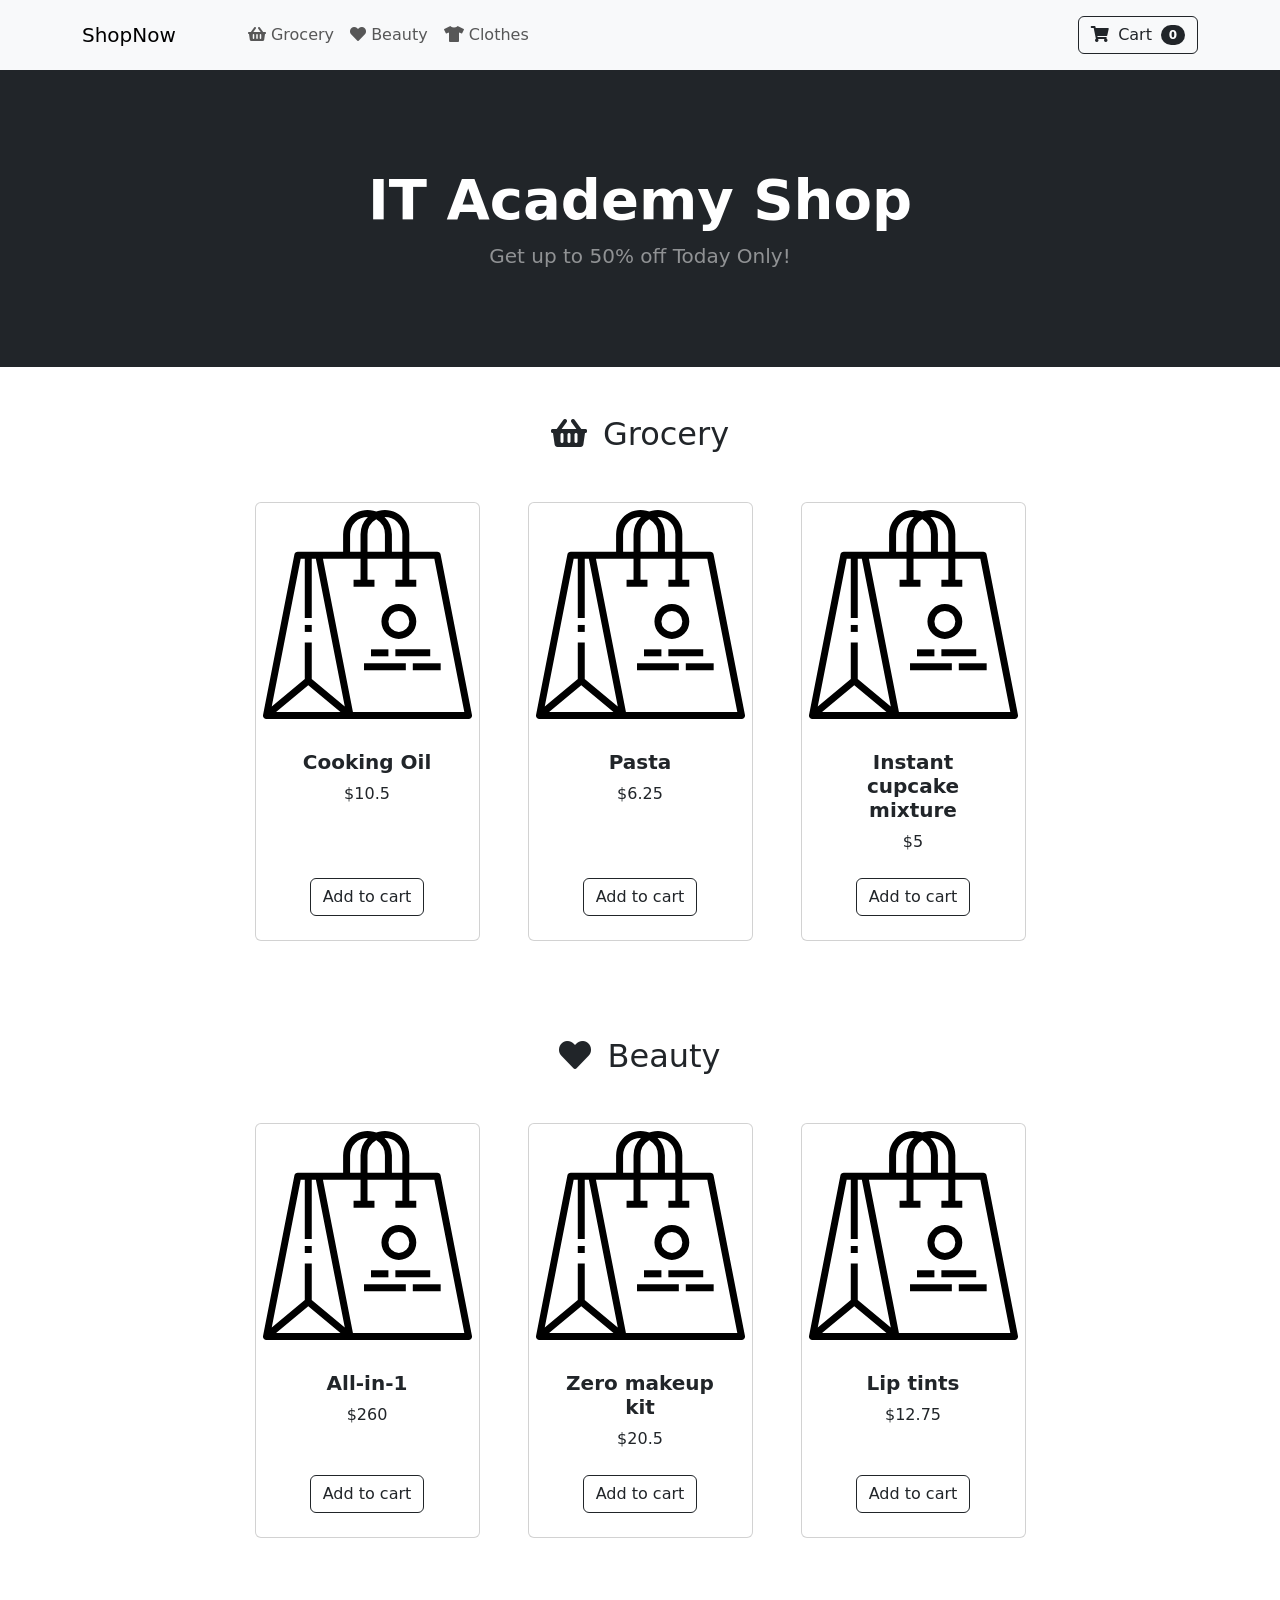
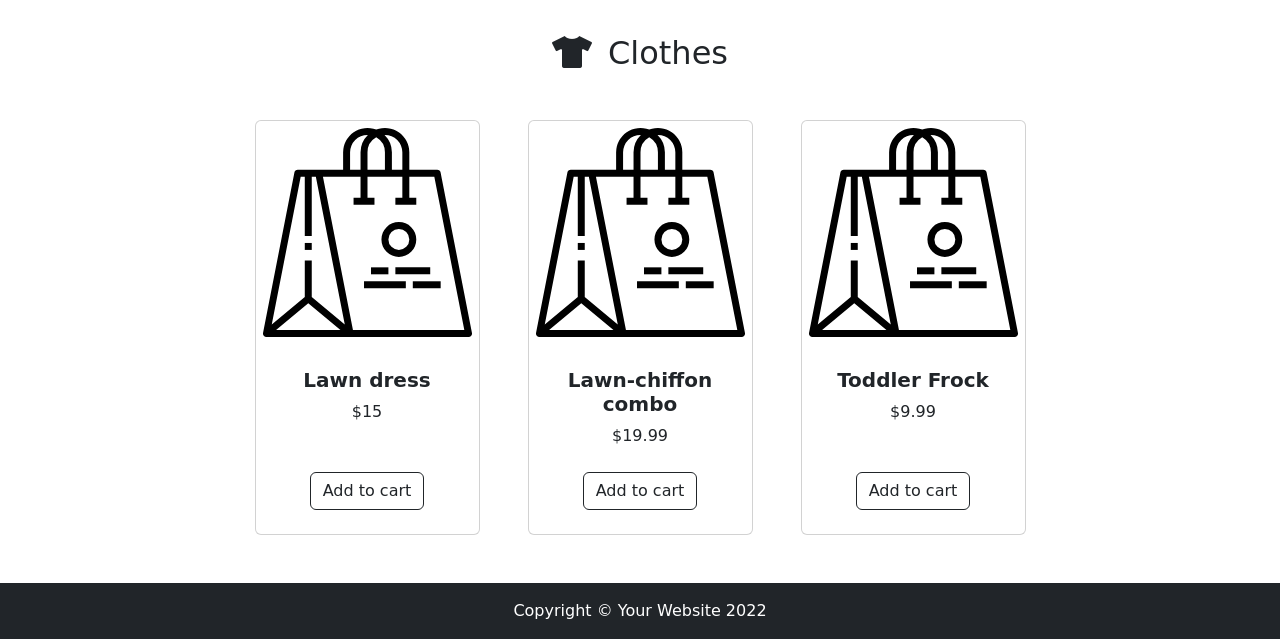
<file: nivell-1/index.html>
<!DOCTYPE html>
<html lang="en">
    <head>
        <meta charset="utf-8" />
        <meta name="viewport" content="width=device-width, initial-scale=1, shrink-to-fit=no" />
        <meta name="description" content="" />
        <meta name="author" content="" />
        <title>ShopNow</title>
        <!-- Favicon-->
        <link rel="icon" type="image/x-icon" href="images/favicon.ico" />
		<link href="https://cdn.jsdelivr.net/npm/bootstrap@5.1.3/dist/css/bootstrap.min.css" rel="stylesheet" integrity="sha384-1BmE4kWBq78iYhFldvKuhfTAU6auU8tT94WrHftjDbrCEXSU1oBoqyl2QvZ6jIW3" crossorigin="anonymous">

		<!-- Bootstrap icons-->
		<link rel="stylesheet" href="https://use.fontawesome.com/releases/v5.8.1/css/all.css"
    integrity="sha384-50oBUHEmvpQ+1lW4y57PTFmhCaXp0ML5d60M1M7uH2+nqUivzIebhndOJK28anvf" crossorigin="anonymous">
        <!-- Core theme CSS (includes Bootstrap)-->
    </head>
    <body data-bs-spy="scroll" data-bs-target="#navbar-example2" data-bs-offset="50">
        <!-- Navigation-->
		<nav class="navbar py-3 py-lg-0 navbar-light bg-light navbar-expand-lg" id="navbar-example2">
			 <div class="container d-flex">
				 <a class="navbar-brand" href="#!">ShopNow</a>
				 <div class="d-flex flex-row order-lg-last align-items-center">
				 
					 <button type="button" class="navbar-toggler order-last collapsed" data-bs-toggle="collapse" data-bs-target="#navbar" aria-expanded="false" aria-controls="navbar">
						 <span class="navbar-toggler-icon"></span>
					 </button>
					 <ul class="navbar-nav me-3 me-lg-0 d-flex flex-row align-items-center">
						 <li class="dropdown search-dropdown nav-item py-lg-3">						 
							 <a href="javascript:void(0)" class="btn btn-outline-dark flex-center" type="button" data-bs-toggle="modal" data-bs-target="#cartModal" onclick="open_modal()" data-bs-auto-close="outside">
								<i class="fas fa-shopping-cart me-1"></i> Cart <span class="badge bg-dark text-white ms-1 rounded-pill" id="count_product">0</span>
							 </a>
						 </li>
					 </ul>
				 </div>

				 <div id="navbar" class="navbar-collapse collapse">

					 <ul class="navbar-nav me-auto mb-4 mb-lg-0 ms-lg-5">
						 <li class="nav-item">
						  <a class="nav-link" href="#grocery"><i class="fas fa-shopping-basket"></i> Grocery</a>
						</li>
						<li class="nav-item">
						  <a class="nav-link" href="#beauty"><i class="fas fa-heart"></i> Beauty</a>
						</li>
						<li class="nav-item">
						  <a class="nav-link" href="#clothes"><i class="fas fa-tshirt"></i> Clothes</a>
						</li>

					 </ul>
				 </div>
			 </div>
		 </nav>

        <!-- Header-->
        <header class="bg-dark py-5">
            <div class="container px-4 px-lg-5 my-5">
                <div class="text-center text-white">
                    <h1 class="display-4 fw-bolder">IT Academy Shop</h1>
                    <p class="lead fw-normal text-white-50 mb-0">Get up to 50% off Today Only!</p>
                </div>
            </div>
        </header>
		<!-- Section-->
		<section class="pt-5" id="grocery">
			<h2 class="text-center"><i class="fas fa-shopping-basket pe-3"></i>Grocery</h2>
			<div class="container px-4 px-lg-5 mt-5">
				<div class="row gx-4 gx-lg-5 row-cols-2 row-cols-md-3 row-cols-xl-4 justify-content-center">
					<div class="col mb-5">
						<div class="card h-100">
							<img class="card-img-top" src="./images/product.svg" alt="..." />
							<div class="card-body p-4">
								<div class="text-center">
									<h5 class="fw-bolder">Cooking Oil</h5>
									$10.5
								</div>
							</div>
							<div class="card-footer p-4 pt-0 border-top-0 bg-transparent">
								<div class="text-center"><button type="button" onclick="buy(1)" class="btn btn-outline-dark">Add to cart</button></div>
							</div>
						</div>
					</div>
					<div class="col mb-5">
						<div class="card h-100">
							<img class="card-img-top" src="./images/product.svg" alt="..." />
							<div class="card-body p-4">
								<div class="text-center">
									<h5 class="fw-bolder">Pasta</h5>
									$6.25
								</div>
							</div>
							<div class="card-footer p-4 pt-0 border-top-0 bg-transparent">
								<div class="text-center"><button type="button" onclick="buy(2)" class="btn btn-outline-dark">Add to cart</button></div>
							</div>
						</div>
					</div>
					<div class="col mb-5">
						<div class="card h-100">
							<img class="card-img-top" src="./images/product.svg" alt="..." />
							<div class="card-body p-4">
								<div class="text-center">
									<h5 class="fw-bolder">Instant cupcake mixture</h5>
									$5
								</div>
							</div>
							<div class="card-footer p-4 pt-0 border-top-0 bg-transparent">
								<div class="text-center"><button type="button" onclick="buy(3)" class="btn btn-outline-dark">Add to cart</button></div>
							</div>
						</div>
					</div>
	   
				</div>
			</div>
		</section>
		<section class="pt-5" id="beauty">
			 <h2 class="text-center"><i class="fas fa-heart pe-3"></i>Beauty</h2>
			<div class="container px-4 px-lg-5 mt-5">
				<div class="row gx-4 gx-lg-5 row-cols-2 row-cols-md-3 row-cols-xl-4 justify-content-center">
					<div class="col mb-5">
						<div class="card h-100">
							<img class="card-img-top" src="./images/product.svg" alt="..." />
							<div class="card-body p-4">
								<div class="text-center">
									<h5 class="fw-bolder">All-in-1</h5>
									$260
								</div>
							</div>
							<div class="card-footer p-4 pt-0 border-top-0 bg-transparent">
								<div class="text-center"><button type="button" onclick="buy(4)" class="btn btn-outline-dark">Add to cart</button></div>
							</div>
						</div>
					</div>
					<div class="col mb-5">
						<div class="card h-100">
							<img class="card-img-top" src="./images/product.svg" alt="..." />
							<div class="card-body p-4">
								<div class="text-center">
									<h5 class="fw-bolder">Zero makeup kit</h5>
									$20.5
								</div>
							</div>
							<div class="card-footer p-4 pt-0 border-top-0 bg-transparent">
								<div class="text-center"><button type="button" onclick="buy(5)" class="btn btn-outline-dark">Add to cart</button></div>
							</div>
						</div>
					</div>
					<div class="col mb-5">
						<div class="card h-100">
							<img class="card-img-top" src="./images/product.svg" alt="..." />
							<div class="card-body p-4">
								<div class="text-center">
									<h5 class="fw-bolder">Lip tints</h5>
									$12.75
								</div>
							</div>
							<div class="card-footer p-4 pt-0 border-top-0 bg-transparent">
								<div class="text-center"><button type="button" onclick="buy(6)" class="btn btn-outline-dark">Add to cart</button></div>
							</div>
						</div>
					</div>
	   
				</div>
			</div>
		</section>
		<section class="pt-5" id="clothes">
			 <h2 class="text-center"><i class="fas fa-tshirt pe-3"></i>Clothes</h2>
			<div class="container px-4 px-lg-5 mt-5">
				<div class="row gx-4 gx-lg-5 row-cols-2 row-cols-md-3 row-cols-xl-4 justify-content-center">
					<div class="col mb-5">
						<div class="card h-100">
							<img class="card-img-top" src="./images/product.svg" alt="..." />
							<div class="card-body p-4">
								<div class="text-center">
									<h5 class="fw-bolder">Lawn dress</h5>
									$15
								</div>
							</div>
							<div class="card-footer p-4 pt-0 border-top-0 bg-transparent">
								<div class="text-center"><button type="button" onclick="buy(7)" class="btn btn-outline-dark">Add to cart</button></div>
							</div>
						</div>
					</div>
					<div class="col mb-5">
						<div class="card h-100">
							<img class="card-img-top" src="./images/product.svg" alt="..." />
							<div class="card-body p-4">
								<div class="text-center">
									<h5 class="fw-bolder">Lawn-chiffon combo</h5>
									$19.99
								</div>
							</div>
							<div class="card-footer p-4 pt-0 border-top-0 bg-transparent">
								<div class="text-center"><button type="button" onclick="buy(8)" class="btn btn-outline-dark">Add to cart</button></div>
							</div>
						</div>
					</div>
					<div class="col mb-5">
						<div class="card h-100">
							<img class="card-img-top" src="./images/product.svg" alt="..." />
							<div class="card-body p-4">
								<div class="text-center">
									<h5 class="fw-bolder">Toddler Frock</h5>
									$9.99
								</div>
							</div>
							<div class="card-footer p-4 pt-0 border-top-0 bg-transparent">
								<div class="text-center"><button type="button" onclick="buy(9)" class="btn btn-outline-dark">Add to cart</button></div>
							</div>
						</div>
					</div>
	   
				</div>
			</div>
		</section>
	
        <!-- Footer-->
        <footer class="py-3 bg-dark">
            <div class="container"><p class="m-0 text-center text-white">Copyright &copy; Your Website 2022</p></div>
        </footer>
		
		<div class="modal fade" id="cartModal" tabindex="-1" aria-labelledby="exampleModalLabel" aria-hidden="true">
		  <div class="modal-dialog">
			<div class="modal-content">
			  <div class="modal-header">
				<h5 class="modal-title" id="exampleModalLabel"><i class="fas fa-cart-arrow-down"></i> My Cart</h5>
				<button type="button" class="btn-close" data-bs-dismiss="modal" aria-label="Close"></button>
			  </div>
			  <div class="modal-body">
				  <h3 class="text-center bill px-5">Shopping Cart</h3>
				  <table class="table">
					<thead>
						<tr>
						  <th scope="col">Product</th>
						  <th scope="col">Price</th>
						  <th scope="col">Qty.</th>
						  <th scope="col">Total <small>(with discount)</small></th>
						</tr>
					  </thead>
					  <tbody id="cart_list">
						<tr>
						  <th scope="row">Cooking oil</th>
						  <td>$10.5</td>
						  <td>2</td>
						  <td>$21</td>
						</tr>
						<tr>
						  <th scope="row">Pasta</th>
						  <td>$6.25</td>
						  <td>1</td>
						  <td>$6.25</td>
						</tr>
						<tr>
						  <th scope="row">Lawn dress</th>
						  <td>$15</td>
						  <td>3</td>
						  <td>$45</td>
						</tr>
					  </tbody>
				  </table>
				  <div class="text-center fs-3">
					Total: $<span id="total_price">100</span>
				  </div>
				  <div class="text-center"> 
					<a href="checkout.html" class="btn btn-primary m-3">Checkout</a>
					<a href="javascript:void(0)" onclick="cleanCart()" class="btn btn-primary m-3">Clean Cart</a>
				  </div>
			  </div>
			</div>
		  </div>
		</div>
	
        <!-- Bootstrap core JS-->
        <script src="https://cdn.jsdelivr.net/npm/bootstrap@5.1.3/dist/js/bootstrap.bundle.min.js" integrity="sha384-ka7Sk0Gln4gmtz2MlQnikT1wXgYsOg+OMhuP+IlRH9sENBO0LRn5q+8nbTov4+1p" crossorigin="anonymous"></script>

        <!-- Core theme JS-->
        <script src="js/shop.js"></script>
		<script src="js/checkout.js"></script>
    </body>
</html>
</file>
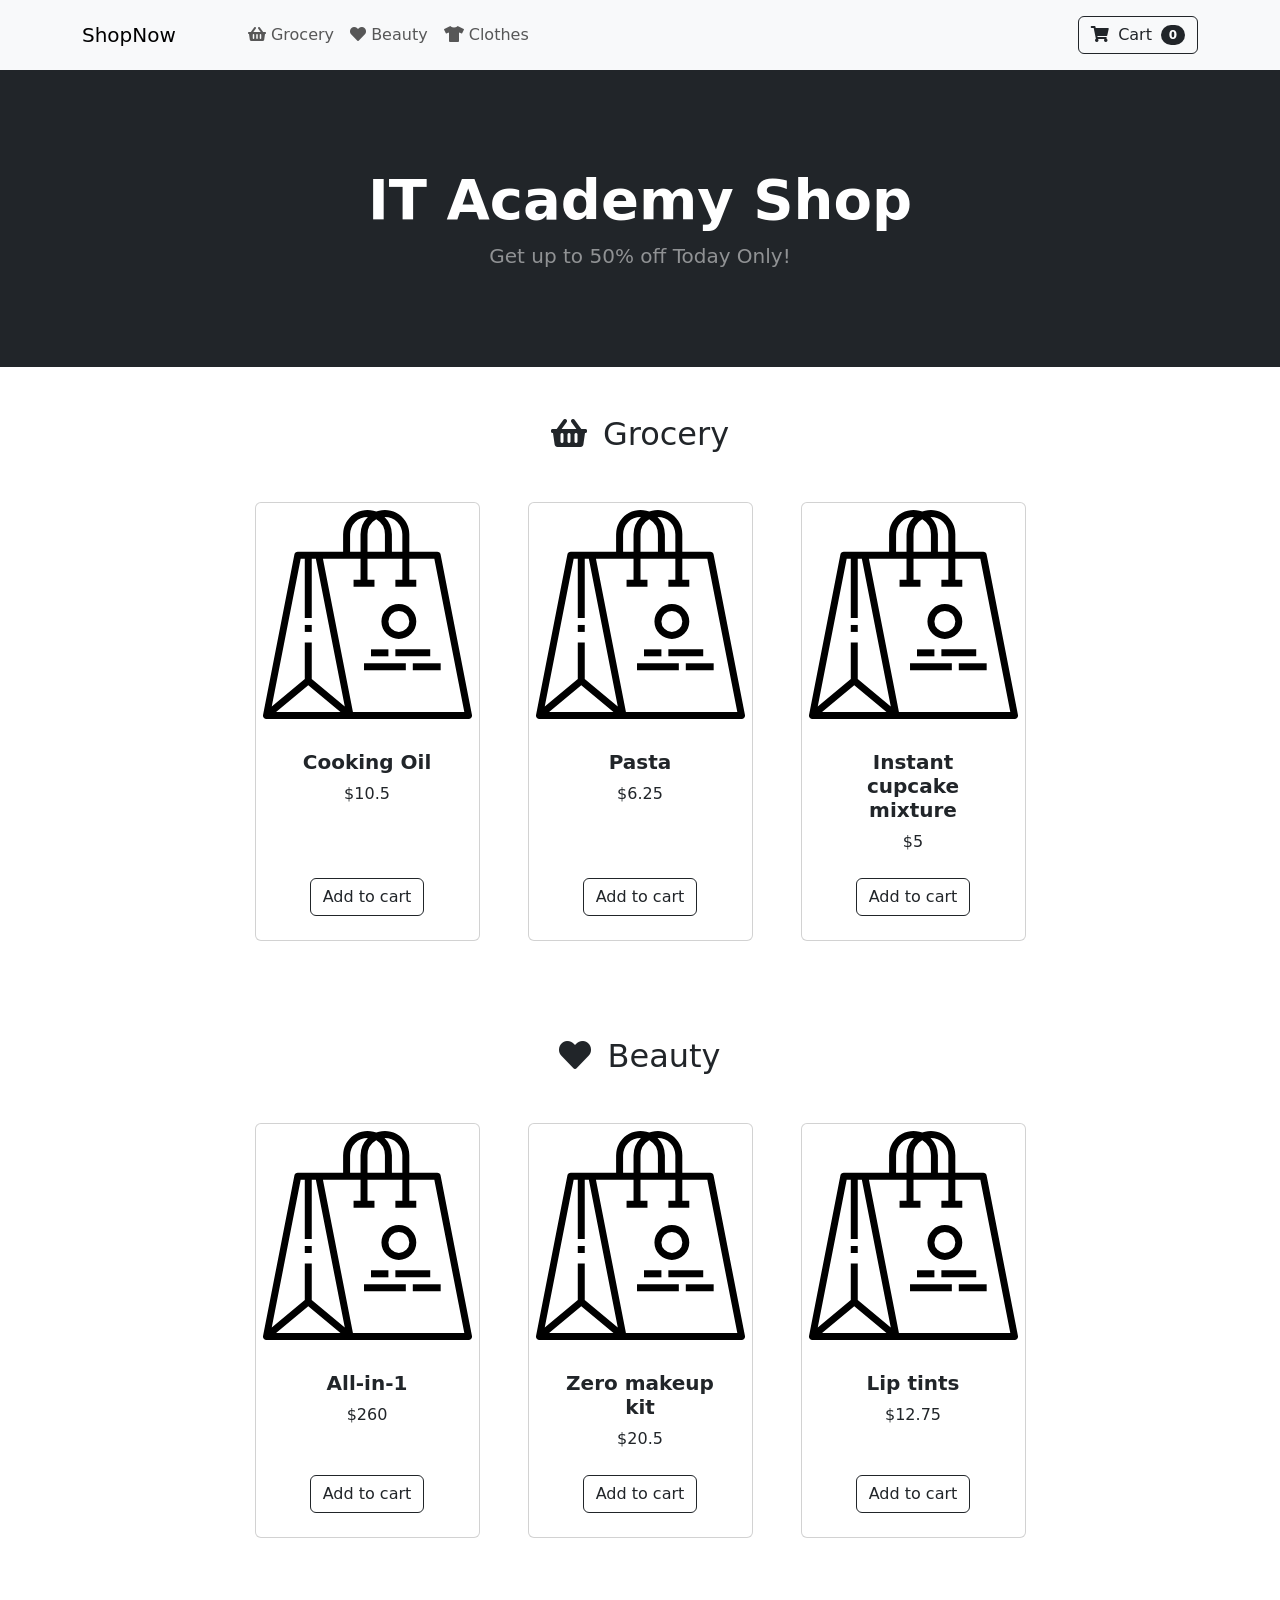
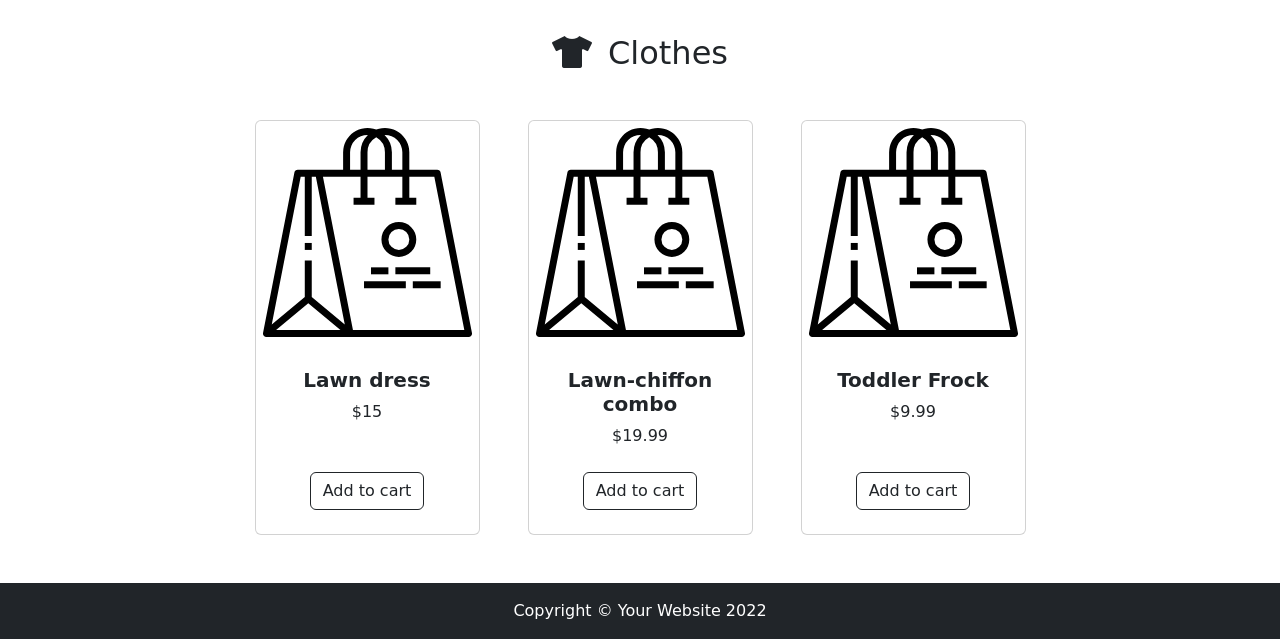
<file: nivell-2/index.html>
<!DOCTYPE html>
<html lang="en">
    <head>
        <meta charset="utf-8" />
        <meta name="viewport" content="width=device-width, initial-scale=1, shrink-to-fit=no" />
        <meta name="description" content="" />
        <meta name="author" content="" />
        <title>ShopNow</title>
        <!-- Favicon-->
        <link rel="icon" type="image/x-icon" href="images/favicon.ico" />
		<link href="https://cdn.jsdelivr.net/npm/bootstrap@5.1.3/dist/css/bootstrap.min.css" rel="stylesheet" integrity="sha384-1BmE4kWBq78iYhFldvKuhfTAU6auU8tT94WrHftjDbrCEXSU1oBoqyl2QvZ6jIW3" crossorigin="anonymous">

		<!-- Bootstrap icons-->
		<link rel="stylesheet" href="https://use.fontawesome.com/releases/v5.8.1/css/all.css"
    integrity="sha384-50oBUHEmvpQ+1lW4y57PTFmhCaXp0ML5d60M1M7uH2+nqUivzIebhndOJK28anvf" crossorigin="anonymous">
        <!-- Core theme CSS (includes Bootstrap)-->
    </head>
    <body data-bs-spy="scroll" data-bs-target="#navbar-example2" data-bs-offset="50">
        <!-- Navigation-->
		<nav class="navbar py-3 py-lg-0 navbar-light bg-light navbar-expand-lg" id="navbar-example2">
			 <div class="container d-flex">
				 <a class="navbar-brand" href="#!">ShopNow</a>
				 <div class="d-flex flex-row order-lg-last align-items-center">
				 
					 <button type="button" class="navbar-toggler order-last collapsed" data-bs-toggle="collapse" data-bs-target="#navbar" aria-expanded="false" aria-controls="navbar">
						 <span class="navbar-toggler-icon"></span>
					 </button>
					 <ul class="navbar-nav me-3 me-lg-0 d-flex flex-row align-items-center">
						 <li class="dropdown search-dropdown nav-item py-lg-3">						 
							 <a href="javascript:void(0)" class="btn btn-outline-dark flex-center" type="button" data-bs-toggle="modal" data-bs-target="#cartModal" onclick="open_modal()" data-bs-auto-close="outside">
								<i class="fas fa-shopping-cart me-1"></i> Cart <span class="badge bg-dark text-white ms-1 rounded-pill" id="count_product">0</span>
							 </a>
						 </li>
					 </ul>
				 </div>

				 <div id="navbar" class="navbar-collapse collapse">

					 <ul class="navbar-nav me-auto mb-4 mb-lg-0 ms-lg-5">
						 <li class="nav-item">
						  <a class="nav-link" href="#grocery"><i class="fas fa-shopping-basket"></i> Grocery</a>
						</li>
						<li class="nav-item">
						  <a class="nav-link" href="#beauty"><i class="fas fa-heart"></i> Beauty</a>
						</li>
						<li class="nav-item">
						  <a class="nav-link" href="#clothes"><i class="fas fa-tshirt"></i> Clothes</a>
						</li>

					 </ul>
				 </div>
			 </div>
		 </nav>

        <!-- Header-->
        <header class="bg-dark py-5">
            <div class="container px-4 px-lg-5 my-5">
                <div class="text-center text-white">
                    <h1 class="display-4 fw-bolder">IT Academy Shop</h1>
                    <p class="lead fw-normal text-white-50 mb-0">Get up to 50% off Today Only!</p>
                </div>
            </div>
        </header>
		<!-- Section-->
		<section class="pt-5" id="grocery">
			<h2 class="text-center"><i class="fas fa-shopping-basket pe-3"></i>Grocery</h2>
			<div class="container px-4 px-lg-5 mt-5">
				<div class="row gx-4 gx-lg-5 row-cols-2 row-cols-md-3 row-cols-xl-4 justify-content-center">
					<div class="col mb-5">
						<div class="card h-100">
							<img class="card-img-top" src="./images/product.svg" alt="..." />
							<div class="card-body p-4">
								<div class="text-center">
									<h5 class="fw-bolder">Cooking Oil</h5>
									$10.5
								</div>
							</div>
							<div class="card-footer p-4 pt-0 border-top-0 bg-transparent">
								<div class="text-center"><button type="button" onclick="addToCart(1)" class="btn btn-outline-dark">Add to cart</button></div>
							</div>
						</div>
					</div>
					<div class="col mb-5">
						<div class="card h-100">
							<img class="card-img-top" src="./images/product.svg" alt="..." />
							<div class="card-body p-4">
								<div class="text-center">
									<h5 class="fw-bolder">Pasta</h5>
									$6.25
								</div>
							</div>
							<div class="card-footer p-4 pt-0 border-top-0 bg-transparent">
								<div class="text-center"><button type="button" onclick="addToCart(2)" class="btn btn-outline-dark">Add to cart</button></div>
							</div>
						</div>
					</div>
					<div class="col mb-5">
						<div class="card h-100">
							<img class="card-img-top" src="./images/product.svg" alt="..." />
							<div class="card-body p-4">
								<div class="text-center">
									<h5 class="fw-bolder">Instant cupcake mixture</h5>
									$5
								</div>
							</div>
							<div class="card-footer p-4 pt-0 border-top-0 bg-transparent">
								<div class="text-center"><button type="button" onclick="addToCart(3)" class="btn btn-outline-dark">Add to cart</button></div>
							</div>
						</div>
					</div>
	   
				</div>
			</div>
		</section>
		<section class="pt-5" id="beauty">
			 <h2 class="text-center"><i class="fas fa-heart pe-3"></i>Beauty</h2>
			<div class="container px-4 px-lg-5 mt-5">
				<div class="row gx-4 gx-lg-5 row-cols-2 row-cols-md-3 row-cols-xl-4 justify-content-center">
					<div class="col mb-5">
						<div class="card h-100">
							<img class="card-img-top" src="./images/product.svg" alt="..." />
							<div class="card-body p-4">
								<div class="text-center">
									<h5 class="fw-bolder">All-in-1</h5>
									$260
								</div>
							</div>
							<div class="card-footer p-4 pt-0 border-top-0 bg-transparent">
								<div class="text-center"><button type="button" onclick="addToCart(4)" class="btn btn-outline-dark">Add to cart</button></div>
							</div>
						</div>
					</div>
					<div class="col mb-5">
						<div class="card h-100">
							<img class="card-img-top" src="./images/product.svg" alt="..." />
							<div class="card-body p-4">
								<div class="text-center">
									<h5 class="fw-bolder">Zero makeup kit</h5>
									$20.5
								</div>
							</div>
							<div class="card-footer p-4 pt-0 border-top-0 bg-transparent">
								<div class="text-center"><button type="button" onclick="addToCart(5)" class="btn btn-outline-dark">Add to cart</button></div>
							</div>
						</div>
					</div>
					<div class="col mb-5">
						<div class="card h-100">
							<img class="card-img-top" src="./images/product.svg" alt="..." />
							<div class="card-body p-4">
								<div class="text-center">
									<h5 class="fw-bolder">Lip tints</h5>
									$12.75
								</div>
							</div>
							<div class="card-footer p-4 pt-0 border-top-0 bg-transparent">
								<div class="text-center"><button type="button" onclick="addToCart(6)" class="btn btn-outline-dark">Add to cart</button></div>
							</div>
						</div>
					</div>
	   
				</div>
			</div>
		</section>
		<section class="pt-5" id="clothes">
			 <h2 class="text-center"><i class="fas fa-tshirt pe-3"></i>Clothes</h2>
			<div class="container px-4 px-lg-5 mt-5">
				<div class="row gx-4 gx-lg-5 row-cols-2 row-cols-md-3 row-cols-xl-4 justify-content-center">
					<div class="col mb-5">
						<div class="card h-100">
							<img class="card-img-top" src="./images/product.svg" alt="..." />
							<div class="card-body p-4">
								<div class="text-center">
									<h5 class="fw-bolder">Lawn dress</h5>
									$15
								</div>
							</div>
							<div class="card-footer p-4 pt-0 border-top-0 bg-transparent">
								<div class="text-center"><button type="button" onclick="addToCart(7)" class="btn btn-outline-dark">Add to cart</button></div>
							</div>
						</div>
					</div>
					<div class="col mb-5">
						<div class="card h-100">
							<img class="card-img-top" src="./images/product.svg" alt="..." />
							<div class="card-body p-4">
								<div class="text-center">
									<h5 class="fw-bolder">Lawn-chiffon combo</h5>
									$19.99
								</div>
							</div>
							<div class="card-footer p-4 pt-0 border-top-0 bg-transparent">
								<div class="text-center"><button type="button" onclick="addToCart(8)" class="btn btn-outline-dark">Add to cart</button></div>
							</div>
						</div>
					</div>
					<div class="col mb-5">
						<div class="card h-100">
							<img class="card-img-top" src="./images/product.svg" alt="..." />
							<div class="card-body p-4">
								<div class="text-center">
									<h5 class="fw-bolder">Toddler Frock</h5>
									$9.99
								</div>
							</div>
							<div class="card-footer p-4 pt-0 border-top-0 bg-transparent">
								<div class="text-center"><button type="button" onclick="addToCart(9)" class="btn btn-outline-dark">Add to cart</button></div>
							</div>
						</div>
					</div>
	   
				</div>
			</div>
		</section>
	
        <!-- Footer-->
        <footer class="py-3 bg-dark">
            <div class="container"><p class="m-0 text-center text-white">Copyright &copy; Your Website 2022</p></div>
        </footer>
		
		<div class="modal fade" id="cartModal" tabindex="-1" aria-labelledby="exampleModalLabel" aria-hidden="true">
		  <div class="modal-dialog">
			<div class="modal-content">
			  <div class="modal-header">
				<h5 class="modal-title" id="exampleModalLabel"><i class="fas fa-cart-arrow-down"></i> My Cart</h5>
				<button type="button" class="btn-close" data-bs-dismiss="modal" aria-label="Close"></button>
			  </div>
			  <div class="modal-body">
				  <h3 class="text-center bill px-5">Shopping Cart</h3>
				  <table class="table">
					<thead>
						<tr>
						  <th scope="col">Product</th>
						  <th scope="col">Price</th>
						  <th scope="col">Qty.</th>
						  <th scope="col">Total <small>(with discount)</small></th>
						</tr>
					  </thead>
					  <tbody id="cart_list">
						<tr>
						  <th scope="row">Cooking oil</th>
						  <td>$10.5</td>
						  <td>2</td>
						  <td>$21</td>
						</tr>
						<tr>
						  <th scope="row">Pasta</th>
						  <td>$6.25</td>
						  <td>1</td>
						  <td>$6.25</td>
						</tr>
						<tr>
						  <th scope="row">Lawn dress</th>
						  <td>$15</td>
						  <td>3</td>
						  <td>$45</td>
						</tr>
					  </tbody>
				  </table>
				  <div class="text-center fs-3">
					Total: $<span id="total_price">100</span>
				  </div>
				  <div class="text-center"> 
					<a href="checkout.html" class="btn btn-primary m-3">Checkout</a>
					<a href="javascript:void(0)" onclick="cleanTheCart()" class="btn btn-primary m-3">Clean Cart</a>
				  </div>
			  </div>
			</div>
		  </div>
		</div>
	
        <!-- Bootstrap core JS-->
        <script src="https://cdn.jsdelivr.net/npm/bootstrap@5.1.3/dist/js/bootstrap.bundle.min.js" integrity="sha384-ka7Sk0Gln4gmtz2MlQnikT1wXgYsOg+OMhuP+IlRH9sENBO0LRn5q+8nbTov4+1p" crossorigin="anonymous"></script>

        <!-- Core theme JS-->
        <script src="js/shop.js"></script>
		<script src="js/checkout.js"></script>
    </body>
</html>
</file>
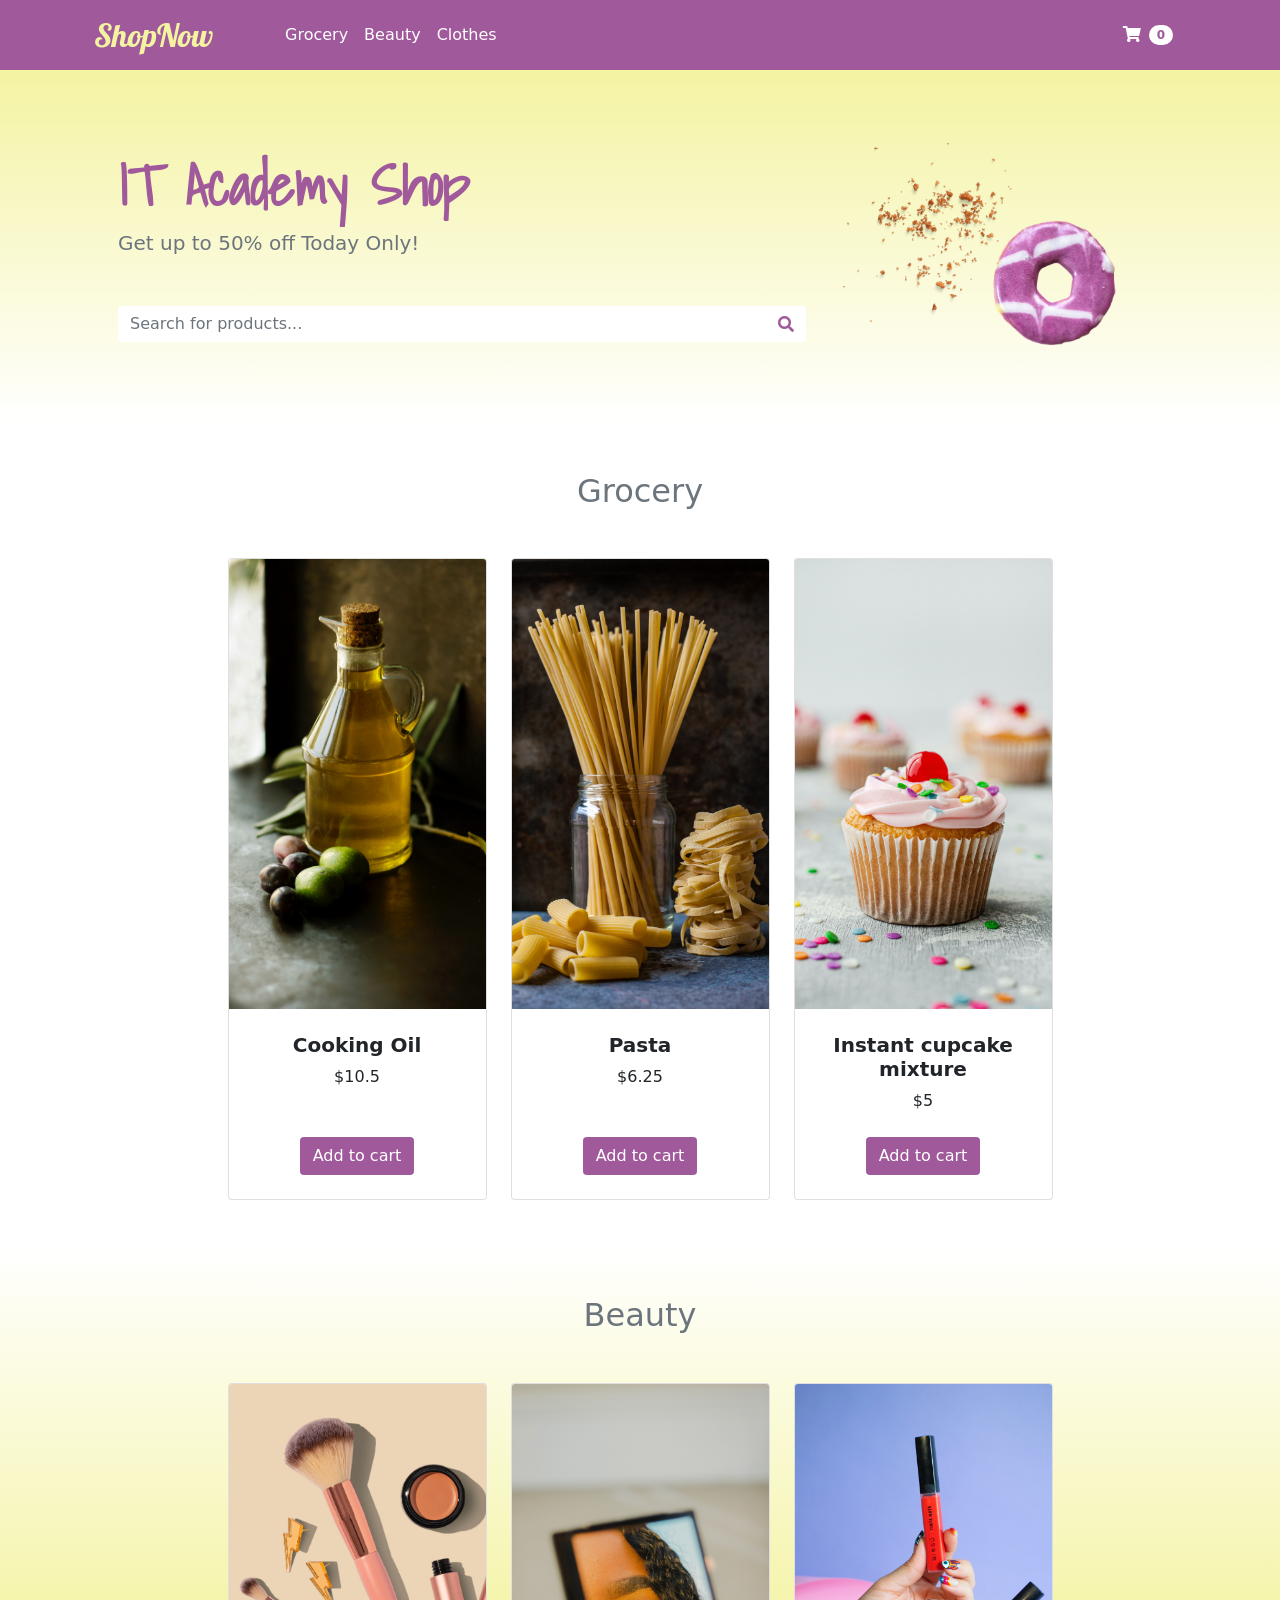
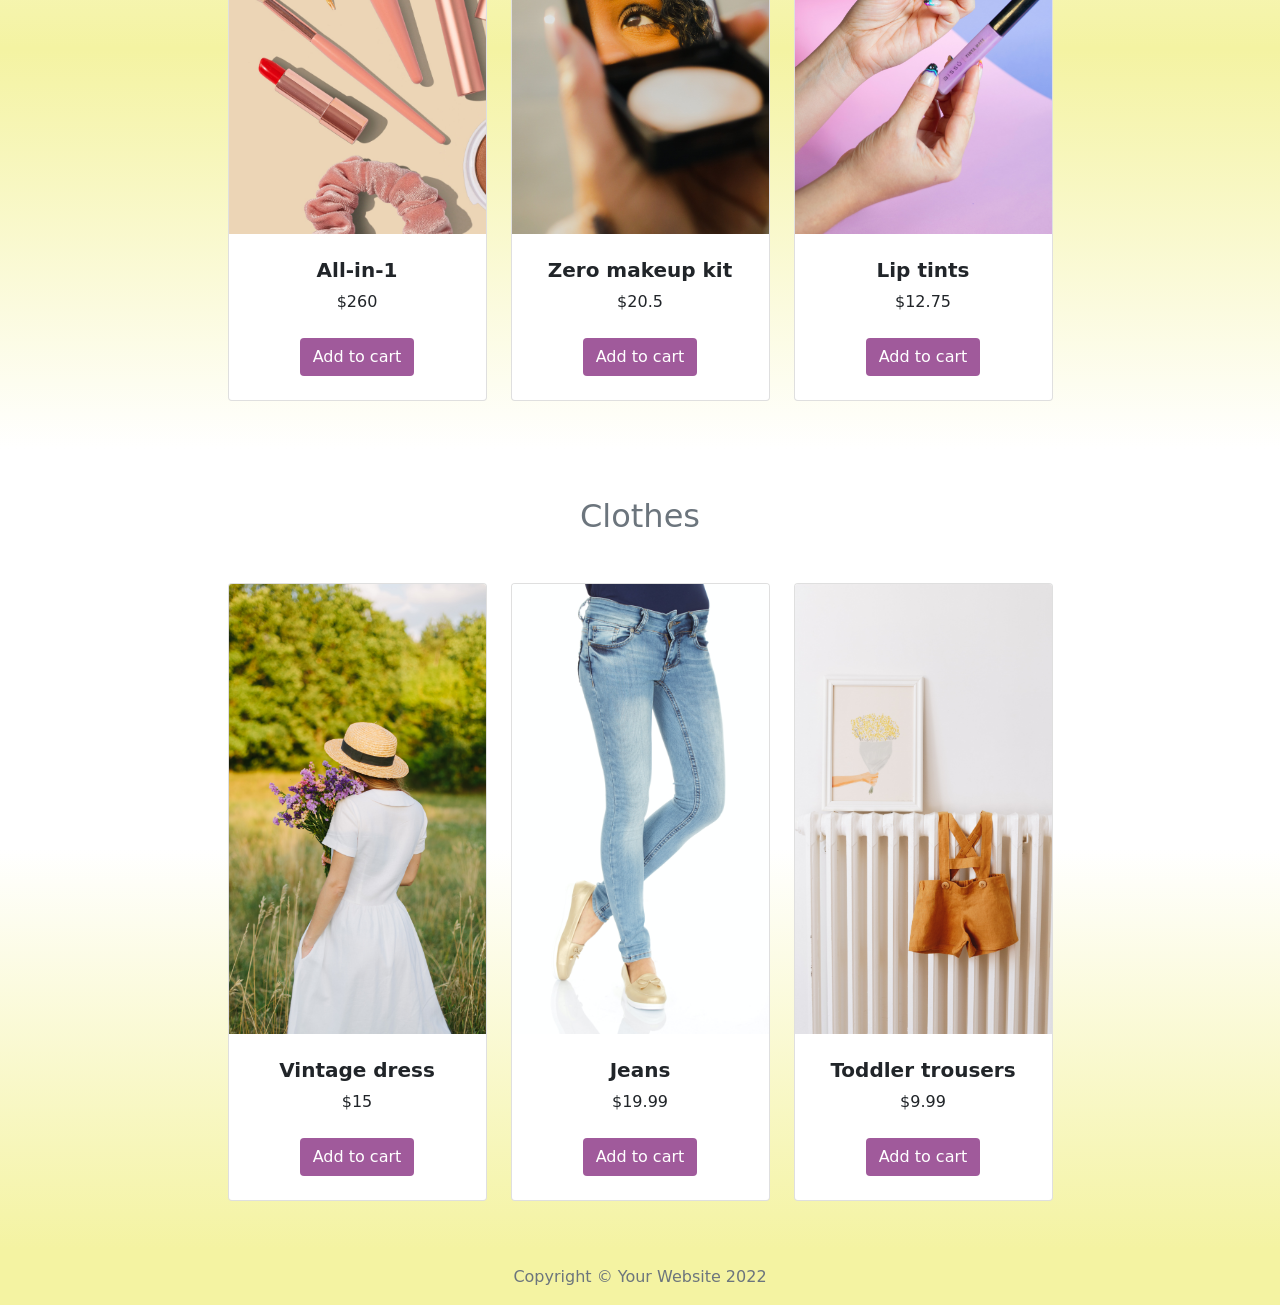
<file: nivell-3/index.html>
<!DOCTYPE html>
<html lang="en">
    <head>
        <meta charset="utf-8" />
        <meta name="viewport" content="width=device-width, initial-scale=1, shrink-to-fit=no" />
        <meta name="description" content="" />
        <meta name="author" content="" />
        <title>ShopNow</title>
        <!-- Favicon-->
        <link rel="icon" type="image/x-icon" href="images/favicon.ico" />
		<link href="https://cdn.jsdelivr.net/npm/bootstrap@5.1.3/dist/css/bootstrap.min.css" rel="stylesheet" integrity="sha384-1BmE4kWBq78iYhFldvKuhfTAU6auU8tT94WrHftjDbrCEXSU1oBoqyl2QvZ6jIW3" crossorigin="anonymous">
		<!-- Bootstrap icons-->
		<link rel="stylesheet" href="https://use.fontawesome.com/releases/v5.8.1/css/all.css"
    integrity="sha384-50oBUHEmvpQ+1lW4y57PTFmhCaXp0ML5d60M1M7uH2+nqUivzIebhndOJK28anvf" crossorigin="anonymous">
        <!-- Core theme CSS (includes Bootstrap)-->
		<link rel="preconnect" href="https://fonts.googleapis.com">
		<link rel="preconnect" href="https://fonts.gstatic.com" crossorigin>
		<link href="https://fonts.googleapis.com/css2?family=Lobster&family=Shadows+Into+Light&display=swap" rel="stylesheet">
		<link href="./css/styles.css" rel="stylesheet">
    </head>
    <body data-bs-spy="scroll" data-bs-target="#navbar-example2" data-bs-offset="50">
        <!-- Navigation-->
		<nav class="navbar py-3 py-lg-0 navbar-light bg-secondary navbar-expand-lg" id="navbar-example2">
			 <div class="container d-flex">
				 <a class="navbar-brand text-primary" href="#!">ShopNow</a>
				 <div class="d-flex flex-row order-lg-last align-items-center">
				 
					 <button type="button" class="navbar-toggler order-last collapsed" data-bs-toggle="collapse" data-bs-target="#navbar" aria-expanded="false" aria-controls="navbar">
						 <span class="navbar-toggler-icon"></span>
					 </button>
					 <ul class="navbar-nav me-3 me-lg-0 d-flex flex-row align-items-center">
						 <li class="dropdown search-dropdown nav-item py-lg-3">						 
							 <a href="javascript:void(0)" class="btn flex-center" type="button" data-bs-toggle="modal" data-bs-target="#cartModal" onclick="open_modal()" data-bs-auto-close="outside">
								<i class="fas fa-shopping-cart me-1 text-white"></i><span class="badge bg-white text-secondary ms-1 rounded-pill" id="count_product">0</span>
							 </a>
						 </li>
					 </ul>
				 </div>

				 <div id="navbar" class="navbar-collapse collapse">

					 <ul class="navbar-nav me-auto mb-4 mb-lg-0 ms-lg-5">
						 <li class="nav-item">
						  <a class="nav-link text-white" href="#grocery">Grocery</a>
						</li>
						<li class="nav-item">
						  <a class="nav-link text-white" href="#beauty">Beauty</a>
						</li>
						<li class="nav-item">
						  <a class="nav-link text-white" href="#clothes">Clothes</a>
						</li>

					 </ul>
				 </div>
			 </div>
		 </nav>

        <!-- Header-->
        <header class="bg-to-bottom py-3">
            <div class="container px-4 px-lg-5 my-5">
				<div class="row row-cols-2 flex-column-reverse flex-md-row justify-content-center align-items-center">
					<div class="col-8">
						<div class="text-start text-white">
							<h1 class="display-4 fw-bolder text-secondary">IT Academy Shop</h1>
							<p class="lead fw-normal text-muted mb-0">Get up to 50% off Today Only!</p>
						</div>
						<div class="input-group rounded mt-5">
							<input type="search" class="form-control border-0" placeholder="Search for products..." aria-label="Search" aria-describedby="search-addon" />
							<span class="input-group-text bg-white text-secondary border-0" id="search-addon">
							  <i class="fas fa-search"></i>
							</span>
						</div>
					</div>
					<div class="col-4">
						<img src="./images/circle-cookie.png" class="img-fluid" alt="purple circle cookie">
					</div>
				</div>
                
            </div>
        </header>
		<!-- Section-->
		<section class="pt-5" id="grocery">
			<h2 class="text-center text-muted">Grocery</h2>
			<div class="container px-3 mt-5">
				<div class="row gx-4 row-cols-md-3 row-cols-xl-4 justify-content-center">
					<div class="col-8 col-md-4 mb-5">
						<div class="card h-100">
							<img class="card-img-top" src="./images/oil.jpeg" alt="Cooking oil" />
							<div class="card-body p-4">
								<div class="text-center">
									<h5 class="fw-bolder">Cooking Oil</h5>
									$10.5
								</div>
							</div>
							<div class="card-footer p-4 pt-0 border-top-0 bg-transparent">
								<div class="text-center"><button type="button" onclick="addToCart(1)" class="btn bg-secondary text-white">Add to cart</button></div>
							</div>
						</div>
					</div>
					<div class="col-8 col-md-4 mb-5">
						<div class="card h-100">
							<img class="card-img-top" src="./images/pasta.jpeg" alt="Spaguetti & other types of pasta" />
							<div class="card-body p-4">
								<div class="text-center">
									<h5 class="fw-bolder">Pasta</h5>
									$6.25
								</div>
							</div>
							<div class="card-footer p-4 pt-0 border-top-0 bg-transparent">
								<div class="text-center"><button type="button" onclick="addToCart(2)" class="btn bg-secondary text-white">Add to cart</button></div>
							</div>
						</div>
					</div>
					<div class="col-8 col-md-4 mb-5">
						<div class="card h-100">
							<img class="card-img-top" src="./images/cupcake.jpeg" alt="Cupcake with a cherry on the top" />
							<div class="card-body p-4">
								<div class="text-center">
									<h5 class="fw-bolder">Instant cupcake mixture</h5>
									$5
								</div>
							</div>
							<div class="card-footer p-4 pt-0 border-top-0 bg-transparent">
								<div class="text-center"><button type="button" onclick="addToCart(3)" class="btn bg-secondary text-white">Add to cart</button></div>
							</div>
						</div>
					</div>
	   
				</div>
			</div>
		</section>
		<section class="pt-5 bg-top-to-bottom" id="beauty">
			 <h2 class="text-center text-muted">Beauty</h2>
			<div class="container px-3 mt-5">
				<div class="row gx-4 row-cols-md-3 row-cols-xl-4 justify-content-center">
					<div class="col-8 col-md-4 mb-5">
						<div class="card h-100">
							<img class="card-img-top" src="./images/makeup.jpeg" alt="Makeup products" />
							<div class="card-body p-4">
								<div class="text-center">
									<h5 class="fw-bolder">All-in-1</h5>
									$260
								</div>
							</div>
							<div class="card-footer p-4 pt-0 border-top-0 bg-transparent">
								<div class="text-center"><button type="button" onclick="addToCart(4)" class="btn bg-secondary text-white">Add to cart</button></div>
							</div>
						</div>
					</div>
					<div class="col-8 col-md-4 mb-5">
						<div class="card h-100">
							<img class="card-img-top" src="./images/zero-makeup.jpeg" alt="Lady eye detail seen in a mirror" />
							<div class="card-body p-4">
								<div class="text-center">
									<h5 class="fw-bolder">Zero makeup kit</h5>
									$20.5
								</div>
							</div>
							<div class="card-footer p-4 pt-0 border-top-0 bg-transparent">
								<div class="text-center"><button type="button" onclick="addToCart(5)" class="btn bg-secondary text-white">Add to cart</button></div>
							</div>
						</div>
					</div>
					<div class="col-8 col-md-4 mb-5">
						<div class="card h-100">
							<img class="card-img-top" src="./images/liptints.jpeg" alt="Lip tints" />
							<div class="card-body p-4">
								<div class="text-center">
									<h5 class="fw-bolder">Lip tints</h5>
									$12.75
								</div>
							</div>
							<div class="card-footer p-4 pt-0 border-top-0 bg-transparent">
								<div class="text-center"><button type="button" onclick="addToCart(6)" class="btn bg-secondary text-white">Add to cart</button></div>
							</div>
						</div>
					</div>
	   
				</div>
			</div>
		</section>
		<section class="bg-to-top pt-5" id="clothes">
			 <h2 class="text-center text-muted">Clothes</h2>
			<div class="container px-3 mt-5">
				<div class="row gx-4 row-cols-md-3 row-cols-xl-4 justify-content-center">
					<div class="col-8 col-md-4 mb-5">
						<div class="card h-100">
							<img class="card-img-top" src="./images/vintage-dress.jpeg" alt="White vintage dress" />
							<div class="card-body p-4">
								<div class="text-center">
									<h5 class="fw-bolder">Vintage dress</h5>
									$15
								</div>
							</div>
							<div class="card-footer p-4 pt-0 border-top-0 bg-transparent">
								<div class="text-center"><button type="button" onclick="addToCart(7)" class="btn bg-secondary text-white">Add to cart</button></div>
							</div>
						</div>
					</div>
					<div class="col-8 col-md-4 mb-5">
						<div class="card h-100">
							<img class="card-img-top" src="./images/jeans.jpeg" alt="Jeans or trousers" />
							<div class="card-body p-4">
								<div class="text-center">
									<h5 class="fw-bolder">Jeans</h5>
									$19.99
								</div>
							</div>
							<div class="card-footer p-4 pt-0 border-top-0 bg-transparent">
								<div class="text-center"><button type="button" onclick="addToCart(8)" class="btn bg-secondary text-white">Add to cart</button></div>
							</div>
						</div>
					</div>
					<div class="col-8 col-md-4 mb-5">
						<div class="card h-100">
							<img class="card-img-top" src="./images/toddler-trousers.jpeg" alt="Toddler clothes" />
							<div class="card-body p-4">
								<div class="text-center">
									<h5 class="fw-bolder">Toddler trousers</h5>
									$9.99
								</div>
							</div>
							<div class="card-footer p-4 pt-0 border-top-0 bg-transparent">
								<div class="text-center"><button type="button" onclick="addToCart(9)" class="btn bg-secondary text-white">Add to cart</button></div>
							</div>
						</div>
					</div>
	   
				</div>
			</div>
		</section>
	
        <!-- Footer-->
        <footer class="py-3 bg-primary">
            <div class="container"><p class="m-0 text-center text-muted">Copyright &copy; Your Website 2022</p></div>
        </footer>
		
		<div class="modal fade" id="cartModal" tabindex="-1" aria-labelledby="exampleModalLabel" aria-hidden="true">
		  <div class="modal-dialog">
			<div class="modal-content">
			  <div class="modal-header">
				<h5 class="modal-title text-secondary" id="exampleModalLabel"><i class="fas fa-cart-arrow-down "></i> My Cart</h5>
				<button type="button" class="btn-close" data-bs-dismiss="modal" aria-label="Close"></button>
			  </div>
			  <div class="modal-body">
				  <table class="table">
					<thead>
						<tr>
						  <th scope="col">Product</th>
						  <th scope="col">Price</th>
						  <th scope="col">Qty.</th>
						  <th scope="col">Total <small>(with discount)</small></th>
						</tr>
					  </thead>
					  <tbody id="cart_list">
						<tr>
						  <th scope="row">Cooking oil</th>
						  <td>$10.5</td>
						  <td>2</td>
						  <td>$21</td>
						</tr>
						<tr>
						  <th scope="row">Pasta</th>
						  <td>$6.25</td>
						  <td>1</td>
						  <td>$6.25</td>
						</tr>
						<tr>
						  <th scope="row">Lawn dress</th>
						  <td>$15</td>
						  <td>3</td>
						  <td>$45</td>
						</tr>
					  </tbody>
				  </table>
				  <div class="text-center fs-3">
					Total: $<span id="total_price">100</span>
				  </div>
				  <div class="text-center"> 
					<a href="checkout.html" class="btn bg-secondary text-white m-3">Checkout</a>
					<a href="javascript:void(0)" onclick="cleanTheCart()" class="btn bg-secondary text-white m-3">Clean Cart</a>
				  </div>
			  </div>
			</div>
		  </div>
		</div>
	
        <!-- Bootstrap core JS-->
        <script src="https://cdn.jsdelivr.net/npm/bootstrap@5.1.3/dist/js/bootstrap.bundle.min.js" integrity="sha384-ka7Sk0Gln4gmtz2MlQnikT1wXgYsOg+OMhuP+IlRH9sENBO0LRn5q+8nbTov4+1p" crossorigin="anonymous"></script>

        <!-- Core theme JS-->
        <script src="js/shop.js"></script>
		<script src="js/checkout.js"></script>
    </body>
</html>
</file>
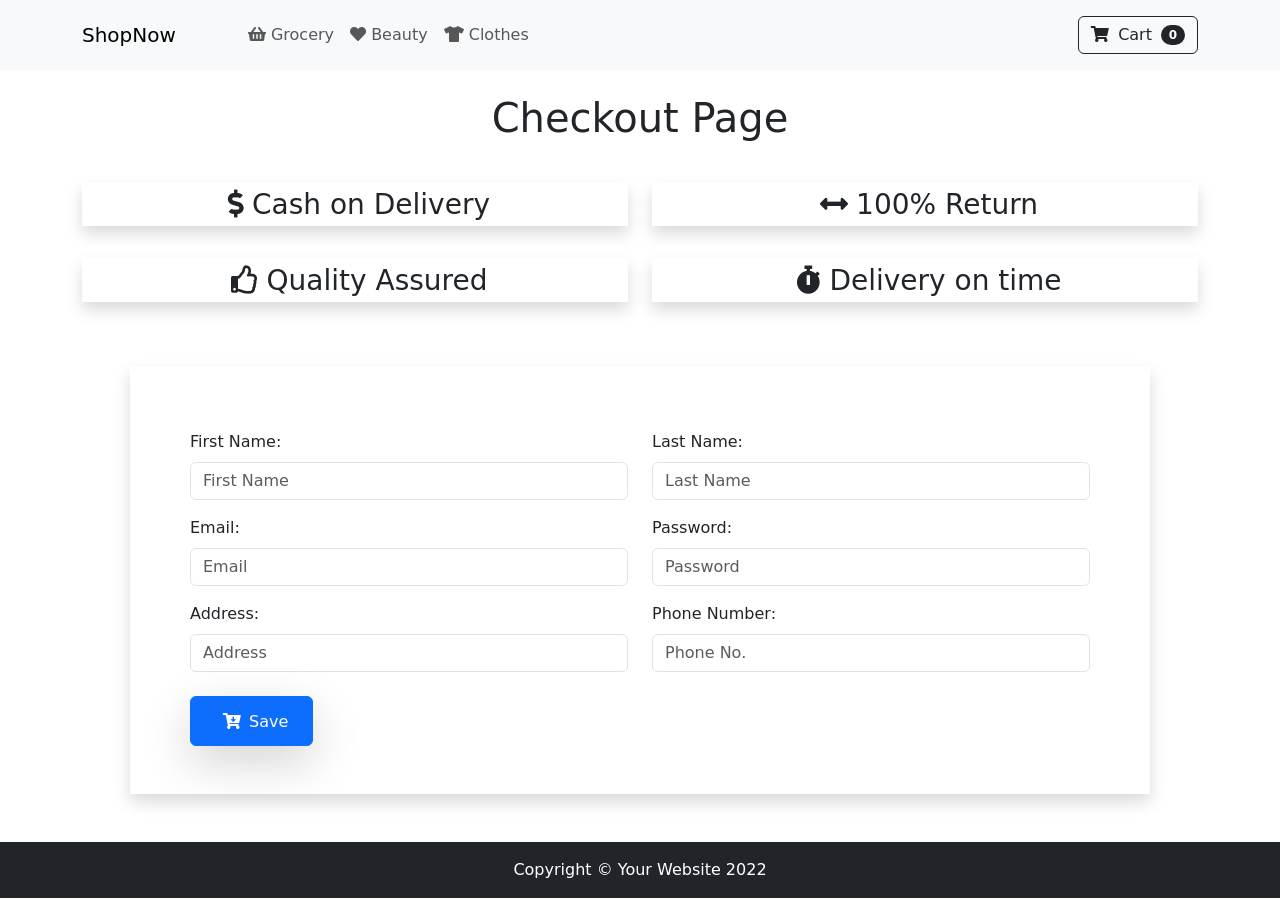
<file: nivell-1/checkout.html>
<!DOCTYPE html>
<html lang="en">

<head>
	<meta charset="utf-8" />
	<meta name="viewport" content="width=device-width, initial-scale=1, shrink-to-fit=no" />
	<meta name="description" content="" />
	<meta name="author" content="" />
	<title>Checkout</title>
	<!-- Favicon-->
	<link rel="icon" type="image/x-icon" href="images/favicon.ico" />
	<link href="https://cdn.jsdelivr.net/npm/bootstrap@5.0.2/dist/css/bootstrap.min.css" rel="stylesheet"
		integrity="sha384-EVSTQN3/azprG1Anm3QDgpJLIm9Nao0Yz1ztcQTwFspd3yD65VohhpuuCOmLASjC" crossorigin="anonymous">

	<!-- Bootstrap icons-->
	<link rel="stylesheet" href="https://use.fontawesome.com/releases/v5.8.1/css/all.css"
		integrity="sha384-50oBUHEmvpQ+1lW4y57PTFmhCaXp0ML5d60M1M7uH2+nqUivzIebhndOJK28anvf" crossorigin="anonymous">
	<!-- Core theme CSS (includes Bootstrap)-->
</head>

<body>
	<!-- Navigation-->
	<nav class="navbar py-3 py-lg-0 navbar-light bg-light navbar-expand-lg" id="navbar-example2">
		<div class="container d-flex">
			<a class="navbar-brand" href="#!">ShopNow</a>
			<div class="d-flex flex-row order-lg-last align-items-center">

				<button type="button" class="navbar-toggler order-last collapsed" data-bs-toggle="collapse"
					data-bs-target="#navbar" aria-expanded="false" aria-controls="navbar">
					<span class="navbar-toggler-icon"></span>
				</button>
				<ul class="navbar-nav me-3 me-lg-0 d-flex flex-row align-items-center">
					<li class="dropdown search-dropdown nav-item py-lg-3">
						<a href="javascript:void(0)" class="btn btn-outline-dark flex-center" type="button" data-bs-toggle="modal"
							data-bs-target="#cartModal" onclick="open_modal()" data-bs-auto-close="outside">
							<i class="fas fa-shopping-cart me-1"></i> Cart <span class="badge bg-dark text-white ms-1 rounded-pill"
								id="count_product">0</span>
						</a>
					</li>
				</ul>
			</div>

			<div id="navbar" class="navbar-collapse collapse">

				<ul class="navbar-nav me-auto mb-4 mb-lg-0 ms-lg-5">
					<li class="nav-item">
						<a class="nav-link" href="#grocery"><i class="fas fa-shopping-basket"></i> Grocery</a>
					</li>
					<li class="nav-item">
						<a class="nav-link" href="#beauty"><i class="fas fa-heart"></i> Beauty</a>
					</li>
					<li class="nav-item">
						<a class="nav-link" href="#clothes"><i class="fas fa-tshirt"></i> Clothes</a>
					</li>

				</ul>
			</div>
		</div>
	</nav>
	<div class="container">
		<h1 class="text-center head m-4">Checkout Page</h1>

		<div class="row mr-0">
			<div class="col-sm-6">
				<h3 class="my-3 bord shadow text-center"><i class="fas fa-dollar-sign p-2"></i>Cash on Delivery</h3>
			</div>
			<div class="col-sm-6 ">
				<h3 class="my-3 bord shadow text-center"><i class="fas fa-arrows-alt-h p-2"></i>100% Return</h3>
			</div>
		</div>

		<div class="row mr-0">
			<div class="col-sm-6">
				<h3 class="my-3 bord shadow text-center"><i class="far fa-thumbs-up p-2"></i>Quality Assured</h3>
			</div>
			<div class="col-sm-6 ">
				<h3 class="my-3 bord shadow text-center"><i class="fas fa-stopwatch p-2"></i>Delivery on time</h3>
			</div>
		</div>
		<form class="form">
			<div class="row bord p-5 shadow m-5">
				<div class="col-sm-6">
					<div class="mt-3">
						<label for="fName" class="form-label">First Name:</label>
						<input id="fName" class="form-control ml-3" type="text" placeholder="First Name" />
						<div id="errorName" class="invalid-feedback">This field is required and must have, at least, 3 characters
						</div>
					</div>
					<div class="mt-3 ">
						<label for="fEmail" class="form-label">Email:</label>
						<input id="fEmail" class="form-control ml-3" type="email" placeholder="Email" minlength="3" />
						<div id="errorEmail" class="invalid-feedback">This field is required and must contain an '@' and have, at
							least, 3 characters</div>
					</div>
					<div class="mt-3 ">
						<label for="fAddress" class="form-label">Address:</label>
						<input id="fAddress" class="form-control" type="text" placeholder="Address" minlength="3" />
						<div id="errorAddress" class="invalid-feedback">This field is required and must have, at least, 3 characters
						</div>
					</div>
				</div>
				<div class="col-sm-6">
					<div class="mt-3">
						<label for="fLastN" class="form-label">Last Name:</label>
						<input id="fLastN" class="form-control" type="text" placeholder="Last Name" minlength="3" />
						<div id="errorLastN" class="invalid-feedback">This field is required and must have, at least, 3 characters
						</div>
					</div>
					<div class="mt-3">
						<label for="fPassword" class="form-label">Password:</label>
						<input id="fPassword" class="form-control" title="(4-8 characters)" type="password" minlength="4"
							maxlength="8" placeholder="Password" />
						<div id="errorPassword" class="invalid-feedback">Enter a correct password</div>
					</div>
					<div class="mt-3">
						<label for="fPhone" class="form-label">Phone Number:</label>
						<input id="fPhone" class="form-control" type="number" placeholder="Phone No." />
						<div id="errorPhone" class="invalid-feedback">Invalid phone number!! Must be 9 digits with no letters</div>
					</div>
				</div>
				<div class="col-12 mt-4 final">
					<button type="button" id="btn" class="p-2 px-4 btn btn-primary shadow-lg" onclick="validate()">
						<i class="fas fa-cart-arrow-down p-2"></i>Save
					</button>
				</div>
			</div>
		</form>

	</div>


	<!-- Footer-->
	<footer class="py-3 bg-dark">
		<div class="container">
			<p class="m-0 text-center text-white">Copyright &copy; Your Website 2022</p>
		</div>
	</footer>

	<div class="modal fade" id="cartModal" tabindex="-1" aria-labelledby="exampleModalLabel" aria-hidden="true">
		<div class="modal-dialog">
			<div class="modal-content">
				<div class="modal-header">
					<h5 class="modal-title" id="exampleModalLabel"><i class="fas fa-cart-arrow-down"></i> My Cart</h5>
					<button type="button" class="btn-close" data-bs-dismiss="modal" aria-label="Close"></button>
				</div>
				<div class="modal-body">
					<div>
						<ul class="list">

						</ul>
						<div>
							<h3 class="text-center bill px-5">Select Something</h3>
						</div>
						<div class="text-center">
							<a href="checkout.html" class="btn btn-primary m-3">Checkout</a>
						</div>
					</div>
				</div>
			</div>
		</div>
	</div>

	<!-- Bootstrap core JS-->
	<script src="https://cdn.jsdelivr.net/npm/bootstrap@5.0.2/dist/js/bootstrap.bundle.min.js"
		integrity="sha384-MrcW6ZMFYlzcLA8Nl+NtUVF0sA7MsXsP1UyJoMp4YLEuNSfAP+JcXn/tWtIaxVXM"
		crossorigin="anonymous"></script>

	<!-- Core theme JS-->
	<script src="js/shop.js"></script>
	<script src="js/checkout.js"></script>
</body>

</html>
</file>
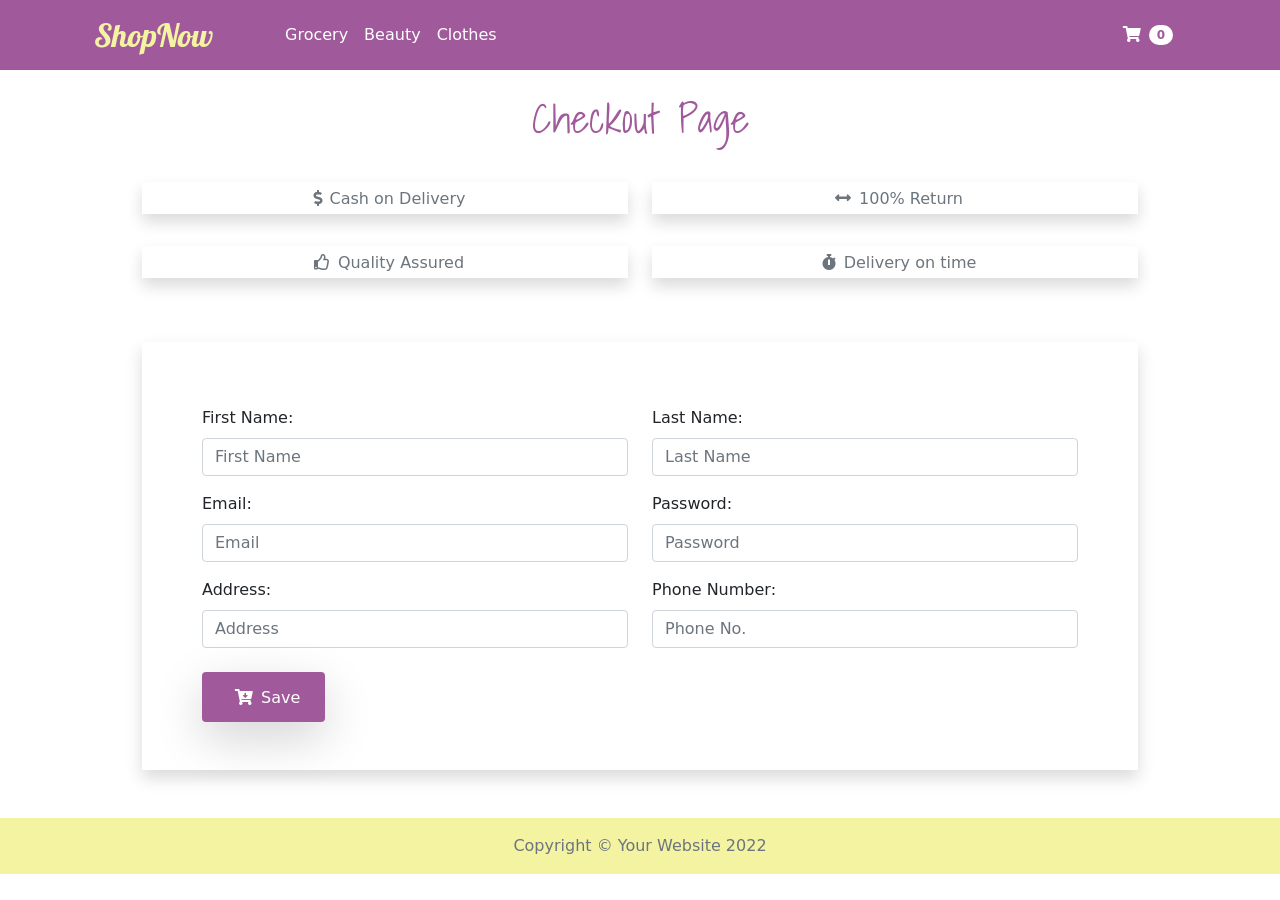
<file: nivell-3/checkout.html>
<!DOCTYPE html>
<html lang="en">

<head>
	<meta charset="utf-8" />
	<meta name="viewport" content="width=device-width, initial-scale=1, shrink-to-fit=no" />
	<meta name="description" content="" />
	<meta name="author" content="" />
	<title>Checkout</title>
	<!-- Favicon-->
	<link rel="icon" type="image/x-icon" href="images/favicon.ico" />
	<link href="https://cdn.jsdelivr.net/npm/bootstrap@5.0.2/dist/css/bootstrap.min.css" rel="stylesheet"
		integrity="sha384-EVSTQN3/azprG1Anm3QDgpJLIm9Nao0Yz1ztcQTwFspd3yD65VohhpuuCOmLASjC" crossorigin="anonymous">

	<!-- Bootstrap icons-->
	<link rel="stylesheet" href="https://use.fontawesome.com/releases/v5.8.1/css/all.css"
		integrity="sha384-50oBUHEmvpQ+1lW4y57PTFmhCaXp0ML5d60M1M7uH2+nqUivzIebhndOJK28anvf" crossorigin="anonymous">
	<!-- Core theme CSS (includes Bootstrap)-->
	<link rel="preconnect" href="https://fonts.googleapis.com">
	<link rel="preconnect" href="https://fonts.gstatic.com" crossorigin>
	<link href="https://fonts.googleapis.com/css2?family=Lobster&family=Shadows+Into+Light&display=swap" rel="stylesheet">
	<link href="./css/styles.css" rel="stylesheet">
</head>

<body>
	<!-- Navigation-->
	<nav class="navbar py-3 py-lg-0 navbar-light bg-secondary navbar-expand-lg" id="navbar-example2">
		<div class="container d-flex">
			<a class="navbar-brand text-primary" href="#!">ShopNow</a>
			<div class="d-flex flex-row order-lg-last align-items-center">

				<button type="button" class="navbar-toggler order-last collapsed" data-bs-toggle="collapse"
					data-bs-target="#navbar" aria-expanded="false" aria-controls="navbar">
					<span class="navbar-toggler-icon"></span>
				</button>
				<ul class="navbar-nav me-3 me-lg-0 d-flex flex-row align-items-center">
					<li class="dropdown search-dropdown nav-item py-lg-3">
						<a href="javascript:void(0)" class="btn flex-center" type="button" data-bs-toggle="modal"
							data-bs-target="#cartModal" onclick="open_modal()" data-bs-auto-close="outside">
							<i class="fas fa-shopping-cart me-1 text-white"></i><span class="badge bg-white text-secondary ms-1 rounded-pill"
								id="count_product">0</span>
						</a>
					</li>
				</ul>
			</div>

			<div id="navbar" class="navbar-collapse collapse">

				<ul class="navbar-nav me-auto mb-4 mb-lg-0 ms-lg-5">
					<li class="nav-item">
						<a class="nav-link text-white" href="#grocery">Grocery</a>
					</li>
					<li class="nav-item">
						<a class="nav-link text-white" href="#beauty">Beauty</a>
					</li>
					<li class="nav-item">
						<a class="nav-link text-white" href="#clothes">Clothes</a>
					</li>

				</ul>
			</div>
		</div>
	</nav>
	<div class="container">
		<h1 class="text-center text-secondary head m-4">Checkout Page</h1>

		<div class="container px-5">
			<div class="row mr-0">
				<div class="col-sm-6">
					<h6 class="my-3 bord shadow text-center text-muted"><i class="fas fa-dollar-sign p-2"></i>Cash on Delivery</h6>
				</div>
				<div class="col-sm-6 ">
					<h6 class="my-3 bord shadow text-center text-muted"><i class="fas fa-arrows-alt-h p-2"></i>100% Return</h6>
				</div>
			</div>
	
			<div class="row mr-0">
				<div class="col-sm-6">
					<h6 class="my-3 bord shadow text-center text-muted"><i class="far fa-thumbs-up p-2"></i>Quality Assured</h6>
				</div>
				<div class="col-sm-6 ">
					<h6 class="my-3 bord shadow text-center text-muted"><i class="fas fa-stopwatch p-2"></i>Delivery on time</h6>
				</div>
			</div>
		</div>
		<form class="form">
			<div class="row bord p-5 shadow m-5">
				<div class="col-sm-6">
					<div class="mt-3">
						<label for="fName" class="form-label">First Name:</label>
						<input id="fName" class="form-control ml-3" type="text" placeholder="First Name" />
						<div id="errorName" class="invalid-feedback">This field is required and must have, at least, 3 characters
						</div>
					</div>
					<div class="mt-3 ">
						<label for="fEmail" class="form-label">Email:</label>
						<input id="fEmail" class="form-control ml-3" type="email" placeholder="Email" minlength="3" />
						<div id="errorEmail" class="invalid-feedback">This field is required and must contain an '@' and have, at
							least, 3 characters</div>
					</div>
					<div class="mt-3 ">
						<label for="fAddress" class="form-label">Address:</label>
						<input id="fAddress" class="form-control" type="text" placeholder="Address" minlength="3" />
						<div id="errorAddress" class="invalid-feedback">This field is required and must have, at least, 3 characters
						</div>
					</div>
				</div>
				<div class="col-sm-6">
					<div class="mt-3">
						<label for="fLastN" class="form-label">Last Name:</label>
						<input id="fLastN" class="form-control" type="text" placeholder="Last Name" minlength="3" />
						<div id="errorLastN" class="invalid-feedback">This field is required and must have, at least, 3 characters
						</div>
					</div>
					<div class="mt-3">
						<label for="fPassword" class="form-label">Password:</label>
						<input id="fPassword" class="form-control" title="(4-8 characters)" type="password" minlength="4"
							maxlength="8" placeholder="Password" />
						<div id="errorPassword" class="invalid-feedback">Enter a correct password</div>
					</div>
					<div class="mt-3">
						<label for="fPhone" class="form-label">Phone Number:</label>
						<input id="fPhone" class="form-control" type="number" placeholder="Phone No." />
						<div id="errorPhone" class="invalid-feedback">Invalid phone number!! Must be 9 digits with no letters</div>
					</div>
				</div>
				<div class="col-12 mt-4 final">
					<button type="button" id="btn" class="p-2 px-4 btn bg-secondary text-white shadow-lg" onclick="validate()">
						<i class="fas fa-cart-arrow-down p-2"></i>Save
					</button>
				</div>
			</div>
		</form>

	</div>


	<!-- Footer-->
	<footer class="py-3 bg-primary">
		<div class="container">
			<p class="m-0 text-center text-muted">Copyright &copy; Your Website 2022</p>
		</div>
	</footer>

	<div class="modal fade" id="cartModal" tabindex="-1" aria-labelledby="exampleModalLabel" aria-hidden="true">
		<div class="modal-dialog">
			<div class="modal-content">
				<div class="modal-header">
					<h5 class="modal-title" id="exampleModalLabel"><i class="fas fa-cart-arrow-down"></i> My Cart</h5>
					<button type="button" class="btn-close" data-bs-dismiss="modal" aria-label="Close"></button>
				</div>
				<div class="modal-body">
					<div>
						<ul class="list">

						</ul>
						<div>
							<h3 class="text-center bill px-5">Select Something</h3>
						</div>
						<div class="text-center">
							<a href="checkout.html" class="btn btn-primary m-3">Checkout</a>
						</div>
					</div>
				</div>
			</div>
		</div>
	</div>

	<!-- Bootstrap core JS-->
	<script src="https://cdn.jsdelivr.net/npm/bootstrap@5.0.2/dist/js/bootstrap.bundle.min.js"
		integrity="sha384-MrcW6ZMFYlzcLA8Nl+NtUVF0sA7MsXsP1UyJoMp4YLEuNSfAP+JcXn/tWtIaxVXM"
		crossorigin="anonymous"></script>

	<!-- Core theme JS-->
	<script src="js/shop.js"></script>
	<script src="js/checkout.js"></script>
</body>

</html>
</file>
